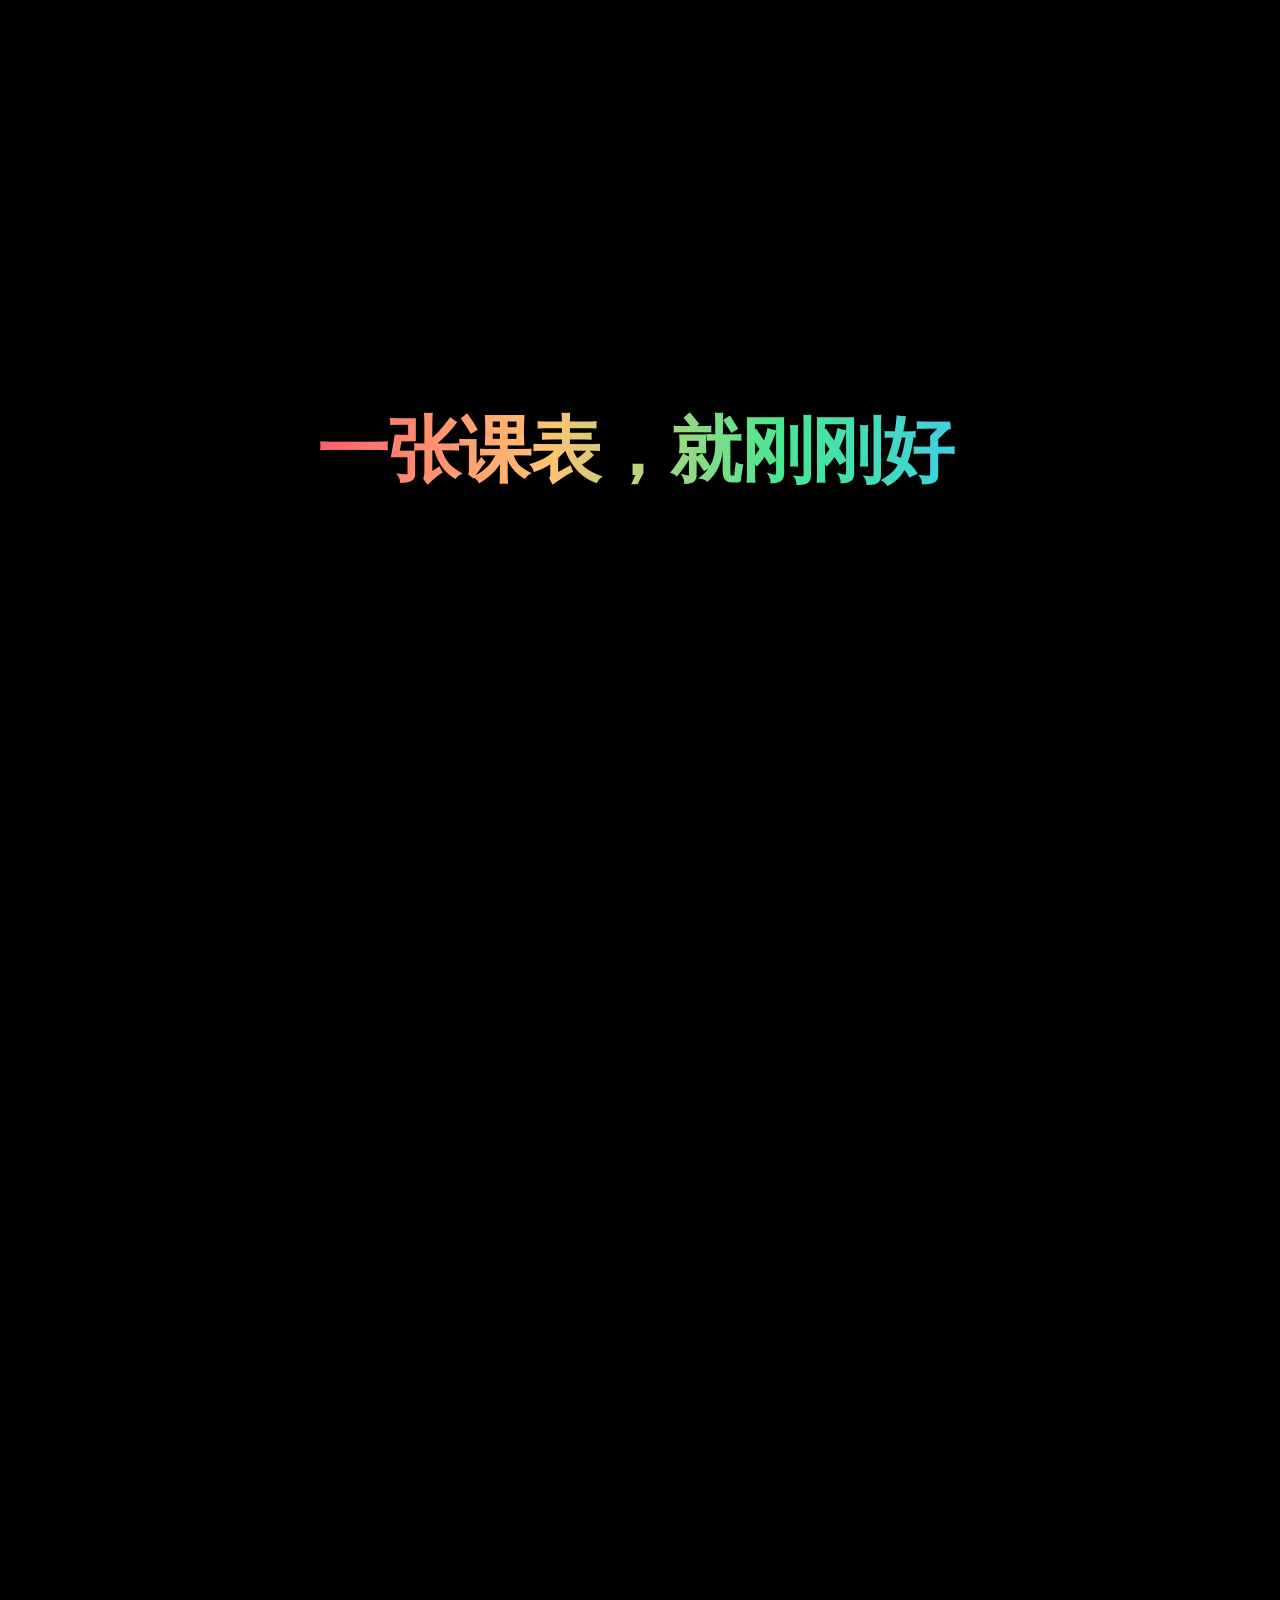
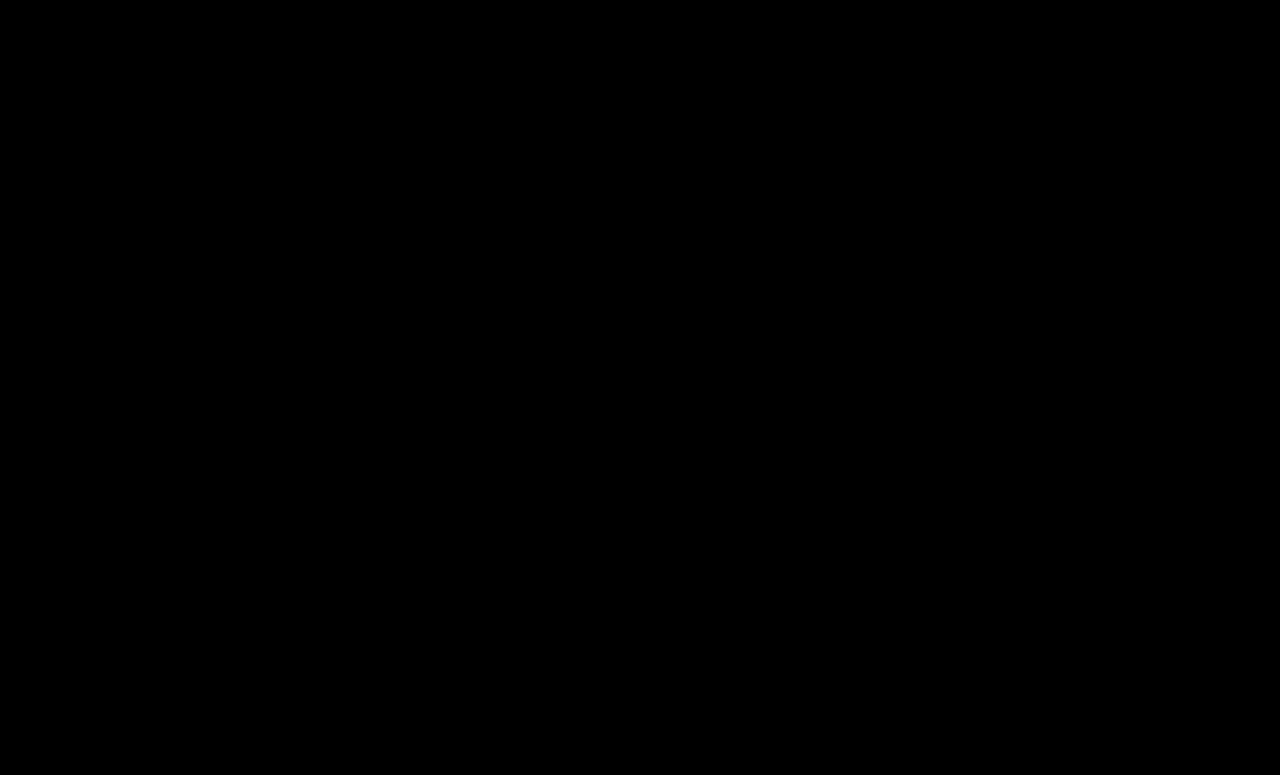
<file: docs/download/index.html>
<!DOCTYPE html>
<html lang="zh-CN" data-edition="official" data-open-at="2026-10-10T20:00:00+08:00">
  <head>
    <meta charset="UTF-8" />
    <meta name="viewport" content="width=device-width, initial-scale=1" />
    <meta name="description" content="森森课表 — 一张课表，就刚刚好。绑定即同步，课前轻提醒，桌面小组件抬眼可见。" />
    <title>森森课表 — 一张课表，就刚刚好</title>
    <link rel="stylesheet" href="assets/styles.css?v=20261025-lens2" />
    <script>
      (function () {
        var openAt = Date.parse(document.documentElement.getAttribute("data-open-at") || "");
        var locked = !isNaN(openAt) && Date.now() < openAt;
        var reduce = window.matchMedia("(prefers-reduced-motion: reduce)").matches;
        if (locked) document.documentElement.classList.add("intro-active", "intro-locked");
        else if (!reduce) document.documentElement.classList.add("intro-active");
      })();
    </script>
  </head>
  <body>
    <div class="intro" aria-hidden="true">
      <div class="intro__bloom"></div>
      <div class="intro__center">
        <p class="intro__line">
          <span class="intro__ghost">一张课表，就刚刚好</span>
          <span class="intro__typed"><span data-intro-text></span><span class="intro__caret"></span></span>
        </p>
        <p class="intro__wait">
          尚未到下载时间<br />
          <span class="intro__when">正式版将于 <time data-open-label></time> 开放</span><br />
          <a href="open.html">查看开源版</a>
        </p>
      </div>
    </div>

    <div class="page-root">
      <div class="page-bg" aria-hidden="true">
        <div class="page-bg__base"></div>
        <div class="page-bg__blur"></div>
        <div class="page-bg__grid"></div>
      </div>

      <div class="shell">
        <nav class="nav glass reveal">
          <a class="brand" href="#">
            <span class="brand-mark" aria-hidden="true">
              <svg viewBox="0 0 24 24" fill="none">
                <rect x="3" y="5" width="18" height="16" rx="3" stroke="#fff" stroke-width="1.8" />
                <path d="M3 10h18M8 3v4M16 3v4" stroke="#fff" stroke-width="1.8" stroke-linecap="round" />
              </svg>
            </span>
            森森课表
          </a>
          <div class="nav-links">
            <a class="nav-link nav-link--hide-sm" href="#features">功能</a>
            <a class="nav-link nav-link--hide-sm" href="changelog.html">更新日志</a>
            <a class="nav-link" href="open.html">开源版</a>
            <a class="nav-cta" href="#download">下载</a>
          </div>
        </nav>

        <header class="hero">
          <div>
            <p class="eyebrow reveal reveal-1">森森课表</p>
            <h1 class="reveal reveal-2">一张课表，<br /><span class="tint">就刚刚好。</span></h1>
            <p class="lede reveal reveal-3">
              把一整个学期，安静地放进口袋。<br />打开即是今天，抬眼便知下一节。
            </p>
            <div class="actions reveal reveal-4">
              <a class="btn btn-primary" data-download-primary href="https://saas.hieu.ren/sensen-timetable/download/sensen_timetable_V1.0.1.apk" rel="noopener">
                <svg viewBox="0 0 24 24" fill="none" aria-hidden="true">
                  <path d="M12 4v11m0 0 4.5-4.5M12 15l-4.5-4.5M5 20h14" stroke="currentColor" stroke-width="2" stroke-linecap="round" stroke-linejoin="round" />
                </svg>
                <span data-btn-label>下载 Android 版</span>
              </a>
              <a class="link-more" href="#features">了解更多</a>
            </div>
            <p class="fineprint reveal reveal-4" data-download-meta>v1.0.1 · Android 7.0 及以上 · 免费</p>
          </div>

          <div class="stage reveal reveal-3" aria-hidden="true">
            <div class="device glass">
              <div class="device__screen">
                <div class="tt-head">
                  <div><small>第 6 周</small><strong>10 月 14 日 周三</strong></div>
                  <span>今天</span>
                </div>
                <div class="tt-days"><i></i><b>一</b><b>二</b><b class="is-today">三</b><b>四</b><b>五</b></div>
                <div class="tt-grid">
                  <span class="tt-n" style="grid-row: 1">1</span>
                  <span class="tt-n" style="grid-row: 2">2</span>
                  <span class="tt-n" style="grid-row: 3">3</span>
                  <span class="tt-n" style="grid-row: 4">4</span>
                  <span class="tt-n" style="grid-row: 5">5</span>
                  <span class="tt-n" style="grid-row: 6">6</span>
                  <span class="tt-n" style="grid-row: 7">7</span>
                  <span class="tt-n" style="grid-row: 8">8</span>
                  <div class="tt-c c-blue" style="grid-column: 2; grid-row: 1 / span 2">高等数学<small>A201</small></div>
                  <div class="tt-c c-violet" style="grid-column: 3; grid-row: 1 / span 2">大学物理<small>C103</small></div>
                  <div class="tt-c c-green" style="grid-column: 4; grid-row: 1 / span 2">程序设计<small>机房 3</small></div>
                  <div class="tt-c c-orange" style="grid-column: 5; grid-row: 2 / span 2">线性代数<small>A305</small></div>
                  <div class="tt-c c-pink" style="grid-column: 2; grid-row: 4 / span 2">近代史<small>D108</small></div>
                  <div class="tt-c c-teal" style="grid-column: 4; grid-row: 3 / span 2">大学英语<small>B305</small></div>
                  <div class="tt-c c-blue" style="grid-column: 6; grid-row: 1 / span 2">体育<small>东操场</small></div>
                  <div class="tt-c c-violet" style="grid-column: 3; grid-row: 5 / span 2">思想政治<small>D201</small></div>
                  <div class="tt-c c-orange" style="grid-column: 4; grid-row: 6 / span 2">电路原理<small>C210</small></div>
                  <div class="tt-c c-green" style="grid-column: 6; grid-row: 5 / span 2">数据结构<small>A402</small></div>
                  <div class="tt-c c-pink" style="grid-column: 5; grid-row: 7 / span 2">选修课<small>图书馆</small></div>
                </div>
              </div>
            </div>
            <div class="toast glass">
              <span class="toast__icon">
                <svg viewBox="0 0 24 24" fill="none"><path d="M12 7v5l3 2" stroke="currentColor" stroke-width="2" stroke-linecap="round" /><circle cx="12" cy="12" r="8" stroke="currentColor" stroke-width="2" /></svg>
              </span>
              <p><strong>大学英语 · 15 分钟后</strong>第 3–4 节 · B305</p>
            </div>
          </div>
        </header>

        <section class="section" id="features">
          <div class="section-head">
            <h2>不多，不少，<br />刚刚好。</h2>
            <p>我们把功能减到只剩必要的部分，再把每一处细节做到妥帖。</p>
          </div>
          <div class="cards">
            <article class="card glass">
              <div class="card__icon">
                <svg viewBox="0 0 24 24" fill="none"><path d="M10 14a4 4 0 0 0 5.66 0l3-3a4 4 0 0 0-5.66-5.66l-1 1M14 10a4 4 0 0 0-5.66 0l-3 3a4 4 0 0 0 5.66 5.66l1-1" stroke="currentColor" stroke-width="1.8" stroke-linecap="round" /></svg>
              </div>
              <p class="card__label">同步</p>
              <h3>一串绑定码，<br />课表即刻就位。</h3>
              <p>无需注册账号。输入绑定码，整学期的课程自动同步到手机；换了新设备，重新绑定即可找回。</p>
            </article>
            <article class="card glass">
              <div class="card__icon">
                <svg viewBox="0 0 24 24" fill="none"><path d="M6 16V11a6 6 0 1 1 12 0v5l1.5 2h-15L6 16ZM10 20a2 2 0 0 0 4 0" stroke="currentColor" stroke-width="1.8" stroke-linejoin="round" /></svg>
              </div>
              <p class="card__label">提醒</p>
              <h3>上课之前，<br />轻轻提醒你。</h3>
              <p>课前准时推送一条通知，课程、节次与教室都写得清清楚楚，不必再反复翻看课表。</p>
            </article>
            <article class="card glass">
              <div class="card__icon">
                <svg viewBox="0 0 24 24" fill="none"><rect x="4" y="4" width="7" height="7" rx="2" stroke="currentColor" stroke-width="1.8" /><rect x="13" y="4" width="7" height="7" rx="2" stroke="currentColor" stroke-width="1.8" /><rect x="4" y="13" width="16" height="7" rx="2" stroke="currentColor" stroke-width="1.8" /></svg>
              </div>
              <p class="card__label">小组件</p>
              <h3>抬眼，<br />就是下一节课。</h3>
              <p>时段、全天、整周三种桌面小组件，与应用共享同一份清爽，不点开也能心中有数。</p>
            </article>
          </div>
        </section>

        <section class="section" id="download">
          <div class="download glass">
            <h2>现在，让课表刚刚好。</h2>
            <p>免费下载，适用于 Android 7.0 及以上设备。<br />首次安装时，请允许安装来自此来源的应用。</p>
            <div class="actions">
              <a class="btn btn-primary" href="https://saas.hieu.ren/sensen-timetable/download/sensen_timetable_V1.0.1.apk" rel="noopener">
                <svg viewBox="0 0 24 24" fill="none" aria-hidden="true">
                  <path d="M12 4v11m0 0 4.5-4.5M12 15l-4.5-4.5M5 20h14" stroke="currentColor" stroke-width="2" stroke-linecap="round" stroke-linejoin="round" />
                </svg>
                下载 Android 版
              </a>
            </div>
          </div>

          <div class="aside glass">
            <div>
              <h3>更想把数据留在自己手里？</h3>
              <p>开源版无需绑定码，课表与假期都在本机配置，代码以 MIT 协议公开。</p>
            </div>
            <a class="link-more" href="open.html">了解开源版</a>
          </div>
        </section>

        <footer class="footer">
          <span data-version>v1.0.1</span><span class="dot">·</span><a href="changelog.html">更新日志</a><span class="dot">·</span><a href="https://www.hieu.ren/" rel="noopener">hieu.ren</a><span class="dot">·</span><a href="open.html">开源版</a>
        </footer>
      </div>
    </div>

    <script src="assets/cursor.js?v=20261025-lens2"></script>
    <script src="assets/intro.js"></script>
    <script src="assets/main.js?v=20261025-1.0.1"></script>
  </body>
</html>
</file>
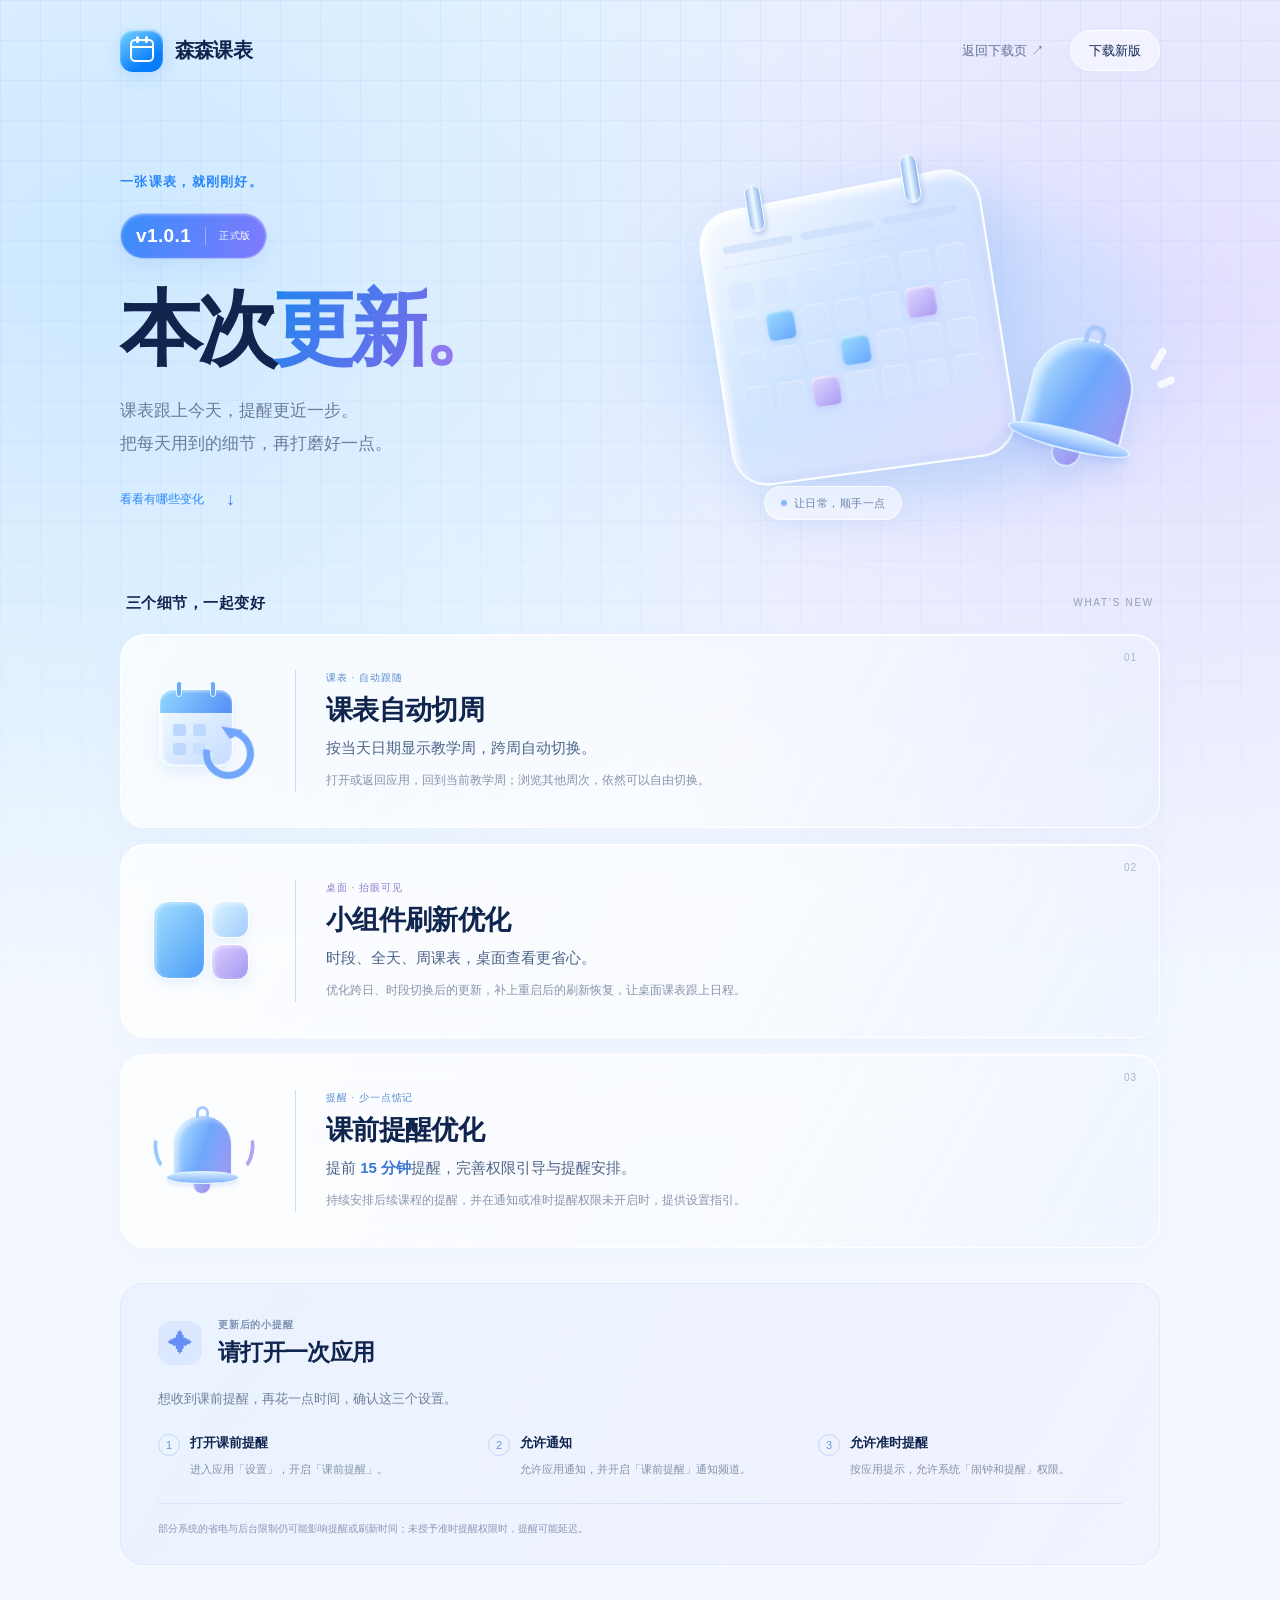
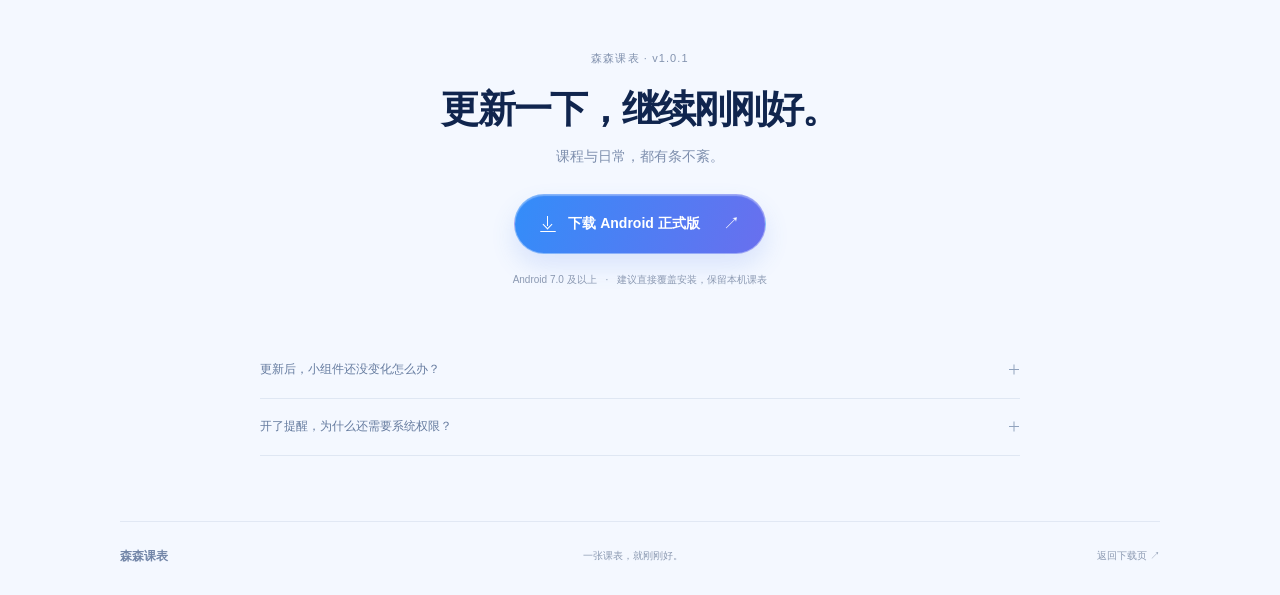
<file: docs/download/changelog.html>
<!DOCTYPE html>
<html lang="zh-CN">
<head>
  <meta charset="UTF-8" />
  <meta name="viewport" content="width=device-width, initial-scale=1" />
  <meta name="theme-color" content="#edf4ff" />
  <meta name="description" content="森森课表 v1.0.1 更新日志：课表自动切周、小组件刷新优化、课前提醒优化。" />
  <title>更新日志 · v1.0.1 — 森森课表</title>
  <link rel="stylesheet" href="assets/changelog.css?v=1.0.1-1" />
</head>
<body>
  <div class="ambient" aria-hidden="true"></div>
  <div class="container">
    <header class="topbar">
      <a class="brand" href="index.html"><span class="app-icon" aria-hidden="true"><i></i></span><span>森森课表</span></a>
      <nav aria-label="页面导航"><a class="back-link" href="index.html">返回下载页 <span aria-hidden="true">↗</span></a><a class="top-download" href="#download">下载新版</a></nav>
    </header>

    <main>
      <section class="hero" aria-labelledby="page-title">
        <div class="hero-copy">
          <p class="eyebrow">一张课表，就刚刚好。</p>
          <span class="version">v1.0.1 <span>正式版</span></span>
          <h1 id="page-title">本次<span>更新</span><span class="title-dot">。</span></h1>
          <p class="hero-description">课表跟上今天，提醒更近一步。<br />把每天用到的细节，再打磨好一点。</p>
          <a class="contents-link" href="#changes">看看有哪些变化 <span aria-hidden="true">↓</span></a>
        </div>
        <div class="hero-art" aria-hidden="true">
          <div class="art-halo"></div>
          <div class="hero-calendar">
            <i class="binder binder-one"></i><i class="binder binder-two"></i>
            <div class="calendar-cap"><span></span><span></span><span></span></div>
            <div class="calendar-grid"><i class="cell"></i><i class="cell"></i><i class="cell"></i><i class="cell"></i><i class="cell"></i><i class="cell"></i><i class="cell"></i><i class="cell"></i><i class="cell blue"></i><i class="cell"></i><i class="cell"></i><i class="cell"></i><i class="cell violet"></i><i class="cell"></i><i class="cell"></i><i class="cell"></i><i class="cell"></i><i class="cell blue"></i><i class="cell"></i><i class="cell"></i><i class="cell"></i><i class="cell"></i><i class="cell"></i><i class="cell violet"></i><i class="cell"></i><i class="cell"></i><i class="cell"></i><i class="cell"></i></div>
          </div>
          <div class="hero-bell"><i class="bell bell-large"><b></b></i><span class="bell-spark spark-one"></span><span class="bell-spark spark-two"></span></div>
          <div class="art-label"><span></span>让日常，顺手一点</div>
        </div>
      </section>

      <section class="changes" id="changes" aria-labelledby="changes-title">
        <div class="section-label"><h2 id="changes-title">三个细节，一起变好</h2><span>WHAT’S NEW</span></div>
        <article class="update-card">
          <div class="feature-art feature-calendar" aria-hidden="true"><div class="small-calendar"><i></i><b></b><span></span></div><div class="refresh-ring"></div></div>
          <div class="feature-copy"><span class="feature-tag">课表 · 自动跟随</span><h3>课表自动切周</h3><p>按当天日期显示教学周，跨周自动切换。</p><p class="detail">打开或返回应用，回到当前教学周；浏览其他周次，依然可以自由切换。</p></div>
          <span class="card-number" aria-hidden="true">01</span>
        </article>
        <article class="update-card">
          <div class="feature-art widget-art" aria-hidden="true"><i></i><i></i><i></i></div>
          <div class="feature-copy"><span class="feature-tag purple">桌面 · 抬眼可见</span><h3>小组件刷新优化</h3><p>时段、全天、周课表，桌面查看更省心。</p><p class="detail">优化跨日、时段切换后的更新，补上重启后的刷新恢复，让桌面课表跟上日程。</p></div>
          <span class="card-number" aria-hidden="true">02</span>
        </article>
        <article class="update-card">
          <div class="feature-art notification-art" aria-hidden="true"><i class="bell"><b></b></i><span class="ring-left"></span><span class="ring-right"></span></div>
          <div class="feature-copy"><span class="feature-tag">提醒 · 少一点惦记</span><h3>课前提醒优化</h3><p>提前 <strong>15 分钟</strong>提醒，完善权限引导与提醒安排。</p><p class="detail">持续安排后续课程的提醒，并在通知或准时提醒权限未开启时，提供设置指引。</p></div>
          <span class="card-number" aria-hidden="true">03</span>
        </article>
      </section>

      <section class="setup" aria-labelledby="setup-title">
        <div class="setup-heading"><span class="setup-symbol" aria-hidden="true">✦</span><div><p class="eyebrow">更新后的小提醒</p><h2 id="setup-title">请打开一次应用</h2></div></div>
        <p class="setup-intro">想收到课前提醒，再花一点时间，确认这三个设置。</p>
        <ol class="setup-steps">
          <li><span class="step-number">1</span><div><h3>打开课前提醒</h3><p>进入应用「设置」，开启「课前提醒」。</p></div></li>
          <li><span class="step-number">2</span><div><h3>允许通知</h3><p>允许应用通知，并开启「课前提醒」通知频道。</p></div></li>
          <li><span class="step-number">3</span><div><h3>允许准时提醒</h3><p>按应用提示，允许系统「闹钟和提醒」权限。</p></div></li>
        </ol>
        <p class="permission-note">部分系统的省电与后台限制仍可能影响提醒或刷新时间；未授予准时提醒权限时，提醒可能延迟。</p>
      </section>

      <section class="download-section" id="download" aria-labelledby="download-title">
        <span class="download-kicker">森森课表 · v1.0.1</span>
        <h2 id="download-title">更新一下，<br class="mobile-break" />继续刚刚好。</h2>
        <p>课程与日常，都有条不紊。</p>
        <a class="download-button" href="https://saas.hieu.ren/sensen-timetable/download/sensen_timetable_V1.0.1.apk" rel="noopener"><span class="download-icon" aria-hidden="true"></span>下载 Android 正式版<span class="button-arrow" aria-hidden="true">↗</span></a>
        <div class="download-meta">Android 7.0 及以上<span>·</span>建议直接覆盖安装，保留本机课表</div>
      </section>

      <section class="faq" aria-label="更新常见问题">
        <details><summary>更新后，小组件还没变化怎么办？<span class="summary-mark" aria-hidden="true"></span></summary><p>先打开一次森森课表，确认课表正常，再进入「设置 → 刷新小组件」。仍未恢复时，可移除后重新添加，并检查系统是否限制了应用后台运行。</p></details>
        <details><summary>开了提醒，为什么还需要系统权限？<span class="summary-mark" aria-hidden="true"></span></summary><p>应用内的开关负责安排提醒，系统通知权限决定通知能否显示，「闹钟和提醒」权限则用于准时调度。请按应用提示完成授权；在提醒时间之后才开启，不会补发已经错过的提醒。</p></details>
      </section>
    </main>
    <footer><a class="footer-brand" href="index.html">森森课表</a><span>一张课表，就刚刚好。</span><a href="index.html">返回下载页 <span aria-hidden="true">↗</span></a></footer>
  </div>
</body>
</html>
</file>
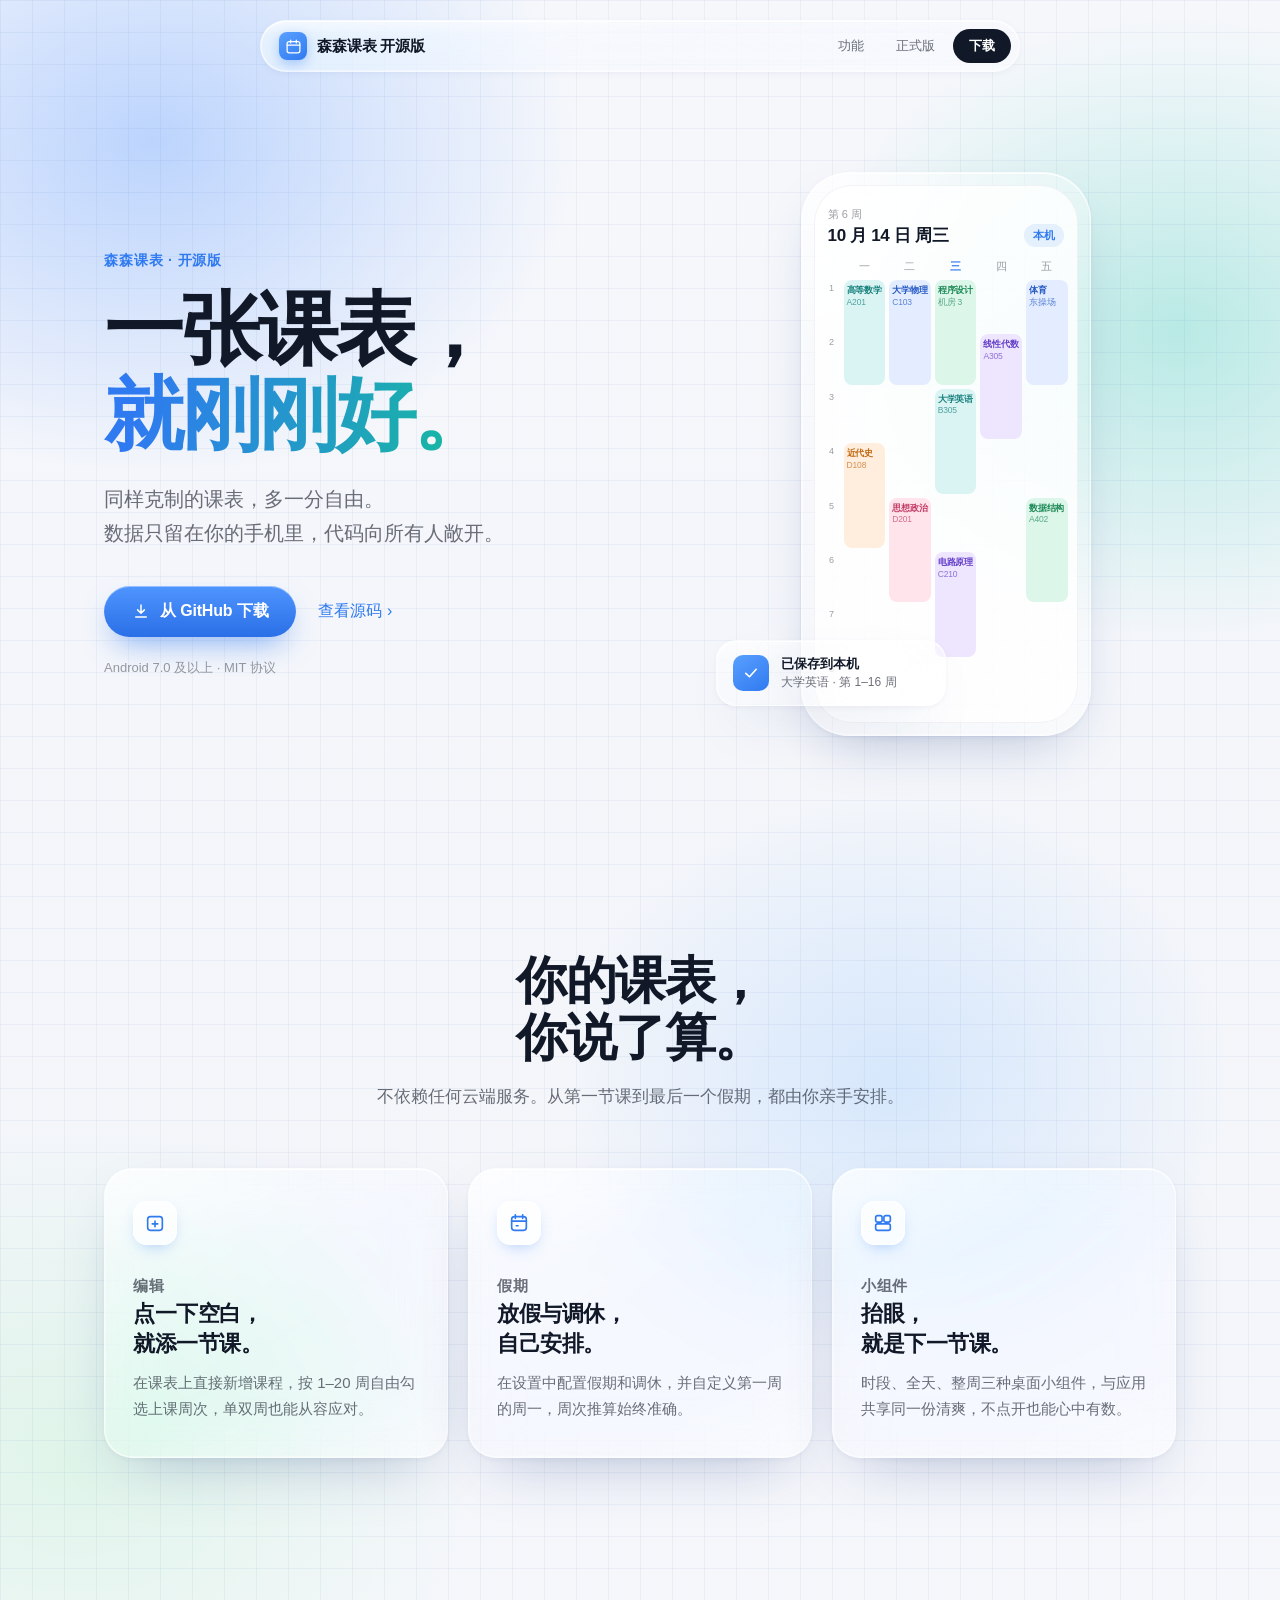
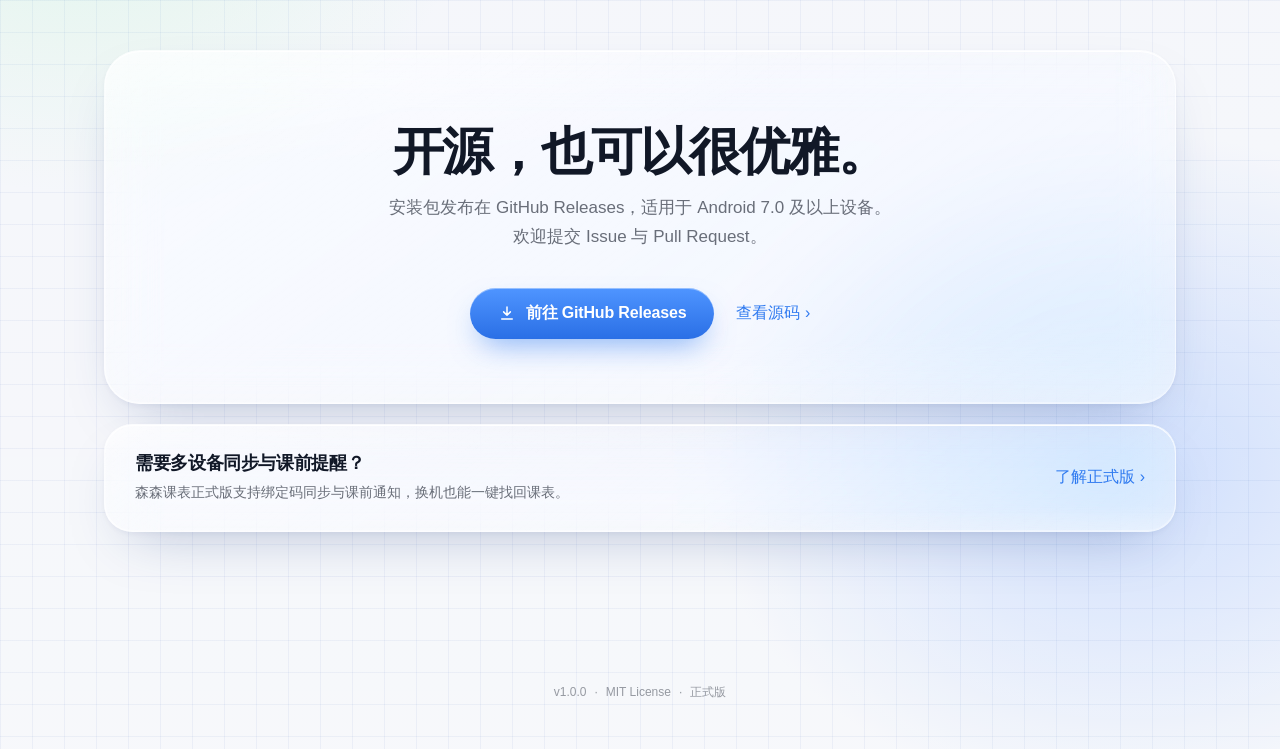
<file: docs/download/open.html>
<!DOCTYPE html>
<html lang="zh-CN" data-edition="open">
  <head>
    <meta charset="UTF-8" />
    <meta name="viewport" content="width=device-width, initial-scale=1" />
    <meta name="description" content="森森课表开源版 — 一张课表，就刚刚好。无需账号，数据只留在本机，MIT 协议开源。" />
    <title>森森课表开源版 — 一张课表，就刚刚好</title>
    <link rel="stylesheet" href="assets/styles.css?v=20261025-lens2" />
  </head>
  <body>
    <div class="page-root">
      <div class="page-bg" aria-hidden="true">
        <div class="page-bg__base"></div>
        <div class="page-bg__blur"></div>
        <div class="page-bg__grid"></div>
      </div>

      <div class="shell">
        <nav class="nav glass reveal">
          <a class="brand" href="#">
            <span class="brand-mark" aria-hidden="true">
              <svg viewBox="0 0 24 24" fill="none">
                <rect x="3" y="5" width="18" height="16" rx="3" stroke="#fff" stroke-width="1.8" />
                <path d="M3 10h18M8 3v4M16 3v4" stroke="#fff" stroke-width="1.8" stroke-linecap="round" />
              </svg>
            </span>
            森森课表 开源版
          </a>
          <div class="nav-links">
            <a class="nav-link nav-link--hide-sm" href="#features">功能</a>
            <a class="nav-link" href="index.html">正式版</a>
            <a class="nav-cta" href="#download">下载</a>
          </div>
        </nav>

        <header class="hero">
          <div>
            <p class="eyebrow reveal reveal-1">森森课表 · 开源版</p>
            <h1 class="reveal reveal-2">一张课表，<br /><span class="tint">就刚刚好。</span></h1>
            <p class="lede reveal reveal-3">
              同样克制的课表，多一分自由。<br />数据只留在你的手机里，代码向所有人敞开。
            </p>
            <div class="actions reveal reveal-4">
              <a class="btn btn-primary" data-download-primary href="https://github.com/Brick-web/sensen-timetable/releases/latest" rel="noopener">
                <svg viewBox="0 0 24 24" fill="none" aria-hidden="true">
                  <path d="M12 4v11m0 0 4.5-4.5M12 15l-4.5-4.5M5 20h14" stroke="currentColor" stroke-width="2" stroke-linecap="round" stroke-linejoin="round" />
                </svg>
                <span data-btn-label>从 GitHub 下载</span>
              </a>
              <a class="link-more" data-github-repo href="https://github.com/Brick-web/sensen-timetable" rel="noopener">查看源码</a>
            </div>
            <p class="fineprint reveal reveal-4" data-download-meta>Android 7.0 及以上 · MIT 协议</p>
          </div>

          <div class="stage reveal reveal-3" aria-hidden="true">
            <div class="device glass">
              <div class="device__screen">
                <div class="tt-head">
                  <div><small>第 6 周</small><strong>10 月 14 日 周三</strong></div>
                  <span>本机</span>
                </div>
                <div class="tt-days"><i></i><b>一</b><b>二</b><b class="is-today">三</b><b>四</b><b>五</b></div>
                <div class="tt-grid">
                  <span class="tt-n" style="grid-row: 1">1</span>
                  <span class="tt-n" style="grid-row: 2">2</span>
                  <span class="tt-n" style="grid-row: 3">3</span>
                  <span class="tt-n" style="grid-row: 4">4</span>
                  <span class="tt-n" style="grid-row: 5">5</span>
                  <span class="tt-n" style="grid-row: 6">6</span>
                  <span class="tt-n" style="grid-row: 7">7</span>
                  <span class="tt-n" style="grid-row: 8">8</span>
                  <div class="tt-c c-teal" style="grid-column: 2; grid-row: 1 / span 2">高等数学<small>A201</small></div>
                  <div class="tt-c c-blue" style="grid-column: 3; grid-row: 1 / span 2">大学物理<small>C103</small></div>
                  <div class="tt-c c-green" style="grid-column: 4; grid-row: 1 / span 2">程序设计<small>机房 3</small></div>
                  <div class="tt-c c-violet" style="grid-column: 5; grid-row: 2 / span 2">线性代数<small>A305</small></div>
                  <div class="tt-c c-orange" style="grid-column: 2; grid-row: 4 / span 2">近代史<small>D108</small></div>
                  <div class="tt-c c-teal" style="grid-column: 4; grid-row: 3 / span 2">大学英语<small>B305</small></div>
                  <div class="tt-c c-blue" style="grid-column: 6; grid-row: 1 / span 2">体育<small>东操场</small></div>
                  <div class="tt-c c-pink" style="grid-column: 3; grid-row: 5 / span 2">思想政治<small>D201</small></div>
                  <div class="tt-c c-violet" style="grid-column: 4; grid-row: 6 / span 2">电路原理<small>C210</small></div>
                  <div class="tt-c c-green" style="grid-column: 6; grid-row: 5 / span 2">数据结构<small>A402</small></div>
                </div>
              </div>
            </div>
            <div class="toast glass">
              <span class="toast__icon">
                <svg viewBox="0 0 24 24" fill="none"><path d="M5 12.5 10 17l9-10" stroke="currentColor" stroke-width="2.2" stroke-linecap="round" stroke-linejoin="round" /></svg>
              </span>
              <p><strong>已保存到本机</strong>大学英语 · 第 1–16 周</p>
            </div>
          </div>
        </header>

        <section class="section" id="features">
          <div class="section-head">
            <h2>你的课表，<br />你说了算。</h2>
            <p>不依赖任何云端服务。从第一节课到最后一个假期，都由你亲手安排。</p>
          </div>
          <div class="cards">
            <article class="card glass">
              <div class="card__icon">
                <svg viewBox="0 0 24 24" fill="none"><rect x="4" y="5" width="16" height="15" rx="3" stroke="currentColor" stroke-width="1.8" /><path d="M12 10v6M9 13h6" stroke="currentColor" stroke-width="1.8" stroke-linecap="round" /></svg>
              </div>
              <p class="card__label">编辑</p>
              <h3>点一下空白，<br />就添一节课。</h3>
              <p>在课表上直接新增课程，按 1–20 周自由勾选上课周次，单双周也能从容应对。</p>
            </article>
            <article class="card glass">
              <div class="card__icon">
                <svg viewBox="0 0 24 24" fill="none"><rect x="4" y="5" width="16" height="15" rx="3" stroke="currentColor" stroke-width="1.8" /><path d="M4 10h16M8 3v4M16 3v4M9 15h2" stroke="currentColor" stroke-width="1.8" stroke-linecap="round" /></svg>
              </div>
              <p class="card__label">假期</p>
              <h3>放假与调休，<br />自己安排。</h3>
              <p>在设置中配置假期和调休，并自定义第一周的周一，周次推算始终准确。</p>
            </article>
            <article class="card glass">
              <div class="card__icon">
                <svg viewBox="0 0 24 24" fill="none"><rect x="4" y="4" width="7" height="7" rx="2" stroke="currentColor" stroke-width="1.8" /><rect x="13" y="4" width="7" height="7" rx="2" stroke="currentColor" stroke-width="1.8" /><rect x="4" y="13" width="16" height="7" rx="2" stroke="currentColor" stroke-width="1.8" /></svg>
              </div>
              <p class="card__label">小组件</p>
              <h3>抬眼，<br />就是下一节课。</h3>
              <p>时段、全天、整周三种桌面小组件，与应用共享同一份清爽，不点开也能心中有数。</p>
            </article>
          </div>
        </section>

        <section class="section" id="download">
          <div class="download glass">
            <h2>开源，也可以很优雅。</h2>
            <p>安装包发布在 GitHub Releases，适用于 Android 7.0 及以上设备。<br />欢迎提交 Issue 与 Pull Request。</p>
            <div class="actions">
              <a class="btn btn-primary" href="https://github.com/Brick-web/sensen-timetable/releases/latest" rel="noopener">
                <svg viewBox="0 0 24 24" fill="none" aria-hidden="true">
                  <path d="M12 4v11m0 0 4.5-4.5M12 15l-4.5-4.5M5 20h14" stroke="currentColor" stroke-width="2" stroke-linecap="round" stroke-linejoin="round" />
                </svg>
                前往 GitHub Releases
              </a>
              <a class="link-more" href="https://github.com/Brick-web/sensen-timetable" rel="noopener">查看源码</a>
            </div>
          </div>

          <div class="aside glass">
            <div>
              <h3>需要多设备同步与课前提醒？</h3>
              <p>森森课表正式版支持绑定码同步与课前通知，换机也能一键找回课表。</p>
            </div>
            <a class="link-more" href="index.html">了解正式版</a>
          </div>
        </section>

        <footer class="footer">
          <span data-version>v1.0.0</span><span class="dot">·</span><a href="https://github.com/Brick-web/sensen-timetable/blob/main/LICENSE" rel="noopener">MIT License</a><span class="dot">·</span><a href="index.html">正式版</a>
        </footer>
      </div>
    </div>

    <script src="assets/cursor.js?v=20261025-lens2"></script>
    <script src="assets/main.js?v=20261025-1.0.1"></script>
  </body>
</html>
</file>
<file: docs/download/assets/styles.css>
@property --intro-r {
  syntax: "<length>";
  inherits: false;
  initial-value: 0px;
}

:root {
  color-scheme: light;
  --accent: #2f7af0;
  --accent-2: #7a5cff;
  --text: #111827;
  --text-2: rgba(17, 24, 39, 0.62);
  --text-3: rgba(17, 24, 39, 0.42);
  --font: "SF Pro Display", "SF Pro Text", -apple-system, BlinkMacSystemFont,
    "PingFang SC", "Hiragino Sans GB", "Microsoft YaHei", "Segoe UI", sans-serif;
  --ease: cubic-bezier(0.22, 1, 0.36, 1);
  --radius-xl: 36px;
  --radius-lg: 28px;
  --radius-md: 20px;
  --bg-base: #f3f5fa;
  --bg-blobs:
    radial-gradient(38rem 30rem at 12% 6%, rgba(96, 156, 255, 0.55), transparent 70%),
    radial-gradient(34rem 28rem at 92% 14%, rgba(186, 140, 255, 0.45), transparent 70%),
    radial-gradient(30rem 26rem at 70% 46%, rgba(120, 220, 210, 0.35), transparent 70%),
    radial-gradient(36rem 30rem at 6% 62%, rgba(255, 186, 150, 0.35), transparent 70%),
    radial-gradient(38rem 30rem at 88% 88%, rgba(110, 160, 255, 0.4), transparent 70%);
  --grid-line: rgba(47, 90, 180, 0.06);
  --grid-size: 32px;
}

[data-edition="open"] {
  --accent-2: #18b6a4;
  --bg-blobs:
    radial-gradient(38rem 30rem at 12% 6%, rgba(96, 156, 255, 0.5), transparent 70%),
    radial-gradient(34rem 28rem at 92% 14%, rgba(80, 210, 190, 0.45), transparent 70%),
    radial-gradient(30rem 26rem at 70% 46%, rgba(150, 200, 255, 0.35), transparent 70%),
    radial-gradient(36rem 30rem at 6% 62%, rgba(180, 240, 200, 0.4), transparent 70%),
    radial-gradient(38rem 30rem at 88% 88%, rgba(110, 160, 255, 0.4), transparent 70%);
}

*,
*::before,
*::after {
  box-sizing: border-box;
}

html {
  scrollbar-width: none;
  -ms-overflow-style: none;
}

html::-webkit-scrollbar {
  display: none;
}

body {
  margin: 0;
  font-family: var(--font);
  color: var(--text);
  background: var(--bg-base);
  overflow-x: hidden;
  -webkit-font-smoothing: antialiased;
  text-rendering: optimizeLegibility;
}

a {
  color: inherit;
}

/* ---------- 背景层级：底色 → 柔光 → 网格 → 内容 ---------- */
.page-root {
  position: relative;
  min-height: 100vh;
  isolation: isolate;
}

.page-bg {
  position: absolute;
  inset: 0;
  z-index: 0;
  pointer-events: none;
  overflow: hidden;
}

.page-bg__base {
  position: absolute;
  inset: 0;
  background-color: var(--bg-base);
  background-image: var(--bg-blobs);
}

.page-bg__blur {
  position: absolute;
  inset: 0;
  background: linear-gradient(
    180deg,
    rgba(255, 255, 255, 0.25) 0%,
    rgba(255, 255, 255, 0.05) 40%,
    rgba(255, 255, 255, 0.3) 100%
  );
}

.page-bg__grid {
  position: absolute;
  inset: 0;
  background-image:
    linear-gradient(var(--grid-line) 1px, transparent 1px),
    linear-gradient(90deg, var(--grid-line) 1px, transparent 1px);
  background-size: var(--grid-size) var(--grid-size);
}

.shell {
  position: relative;
  z-index: 1;
  max-width: 1120px;
  margin: 0 auto;
  padding: 20px 24px 40px;
}

/* ---------- 液态玻璃 ---------- */
.glass {
  position: relative;
  background: linear-gradient(
    145deg,
    rgba(255, 255, 255, 0.5) 0%,
    rgba(255, 255, 255, 0.22) 55%,
    rgba(255, 255, 255, 0.34) 100%
  );
  border: 1px solid rgba(255, 255, 255, 0.55);
  box-shadow:
    inset 0 1px 0 rgba(255, 255, 255, 0.95),
    inset 0 -1px 0 rgba(255, 255, 255, 0.35),
    inset 1px 0 0 rgba(255, 255, 255, 0.35),
    0 24px 60px -28px rgba(30, 60, 130, 0.35),
    0 2px 8px -2px rgba(30, 60, 130, 0.08);
  -webkit-backdrop-filter: blur(24px) saturate(190%);
  backdrop-filter: blur(24px) saturate(190%);
}

.glass::before {
  content: "";
  position: absolute;
  inset: 0;
  border-radius: inherit;
  pointer-events: none;
  background:
    radial-gradient(120% 60% at 0% 0%, rgba(255, 255, 255, 0.55), transparent 55%),
    radial-gradient(80% 40% at 100% 100%, rgba(255, 255, 255, 0.25), transparent 60%);
  mix-blend-mode: soft-light;
}

.glass > * {
  position: relative;
}

/* ---------- 导航 ---------- */
.nav {
  display: flex;
  align-items: center;
  justify-content: space-between;
  gap: 16px;
  max-width: 760px;
  margin: 0 auto 64px;
  padding: 8px 8px 8px 18px;
  border-radius: 999px;
}

.brand {
  display: flex;
  align-items: center;
  gap: 10px;
  text-decoration: none;
  font-weight: 600;
  font-size: 15px;
  letter-spacing: -0.01em;
}

.brand-mark {
  width: 28px;
  height: 28px;
  border-radius: 8px;
  display: grid;
  place-items: center;
  background: linear-gradient(145deg, #5aa0ff, var(--accent));
  box-shadow: 0 4px 12px rgba(47, 122, 240, 0.35);
}

.brand-mark svg {
  width: 17px;
  height: 17px;
}

.nav-links {
  display: flex;
  align-items: center;
  gap: 4px;
}

.nav-link {
  font-size: 13px;
  color: var(--text-2);
  text-decoration: none;
  padding: 8px 14px;
  border-radius: 999px;
  transition: color 0.2s var(--ease), background 0.2s var(--ease);
}

.nav-link:hover {
  color: var(--text);
  background: rgba(255, 255, 255, 0.5);
}

.nav-cta {
  font-size: 13px;
  font-weight: 600;
  color: #fff;
  text-decoration: none;
  padding: 8px 16px;
  border-radius: 999px;
  background: var(--text);
  transition: transform 0.2s var(--ease);
}

.nav-cta:hover {
  transform: scale(1.03);
}

@media (max-width: 560px) {
  .nav-link--hide-sm {
    display: none;
  }
}

/* ---------- 首屏 ---------- */
.hero {
  display: grid;
  grid-template-columns: 1.1fr 0.9fr;
  align-items: center;
  gap: 48px;
  min-height: calc(100vh - 180px);
  padding-bottom: 64px;
}

@media (max-width: 780px) {
  .hero {
    grid-template-columns: 1fr;
    text-align: center;
    min-height: 0;
    gap: 56px;
  }
}

.eyebrow {
  display: inline-block;
  margin: 0 0 18px;
  font-size: 14px;
  font-weight: 600;
  letter-spacing: 0.06em;
  color: var(--accent);
}

.hero h1 {
  margin: 0 0 24px;
  font-size: clamp(2.8rem, 6.4vw, 5rem);
  font-weight: 700;
  line-height: 1.06;
  letter-spacing: -0.035em;
}

.hero h1 .tint {
  background: linear-gradient(100deg, var(--accent) 10%, var(--accent-2) 90%);
  -webkit-background-clip: text;
  background-clip: text;
  color: transparent;
}

.lede {
  margin: 0 0 36px;
  max-width: 24em;
  font-size: clamp(1.05rem, 1.6vw, 1.22rem);
  line-height: 1.75;
  color: var(--text-2);
}

@media (max-width: 780px) {
  .lede {
    margin-left: auto;
    margin-right: auto;
  }
}

.actions {
  display: flex;
  flex-wrap: wrap;
  align-items: center;
  gap: 14px 22px;
}

@media (max-width: 780px) {
  .actions {
    justify-content: center;
  }
}

.btn {
  display: inline-flex;
  align-items: center;
  justify-content: center;
  gap: 10px;
  padding: 15px 28px;
  border: none;
  border-radius: 999px;
  font: inherit;
  font-size: 16px;
  font-weight: 600;
  letter-spacing: -0.01em;
  text-decoration: none;
  cursor: pointer;
  transition: transform 0.2s var(--ease), box-shadow 0.2s var(--ease);
}

.btn:active {
  transform: scale(0.97);
}

.btn-primary {
  color: #fff;
  background: linear-gradient(180deg, #4f95ff 0%, #2a6fe6 100%);
  box-shadow:
    inset 0 1px 0 rgba(255, 255, 255, 0.4),
    0 14px 30px -10px rgba(47, 122, 240, 0.6);
}

.btn-primary:hover {
  transform: translateY(-1px);
  box-shadow:
    inset 0 1px 0 rgba(255, 255, 255, 0.4),
    0 18px 36px -10px rgba(47, 122, 240, 0.7);
}

.btn svg {
  width: 18px;
  height: 18px;
}

.link-more {
  font-size: 16px;
  font-weight: 500;
  color: var(--accent);
  text-decoration: none;
}

.link-more::after {
  content: " ›";
}

.link-more:hover {
  text-decoration: underline;
}

.fineprint {
  margin: 22px 0 0;
  font-size: 13px;
  color: var(--text-3);
}

.fineprint strong {
  color: var(--text-2);
  font-weight: 600;
}

/* ---------- 手机样机 ---------- */
.stage {
  position: relative;
  display: grid;
  place-items: center;
  padding: 20px 0 40px;
}

.device {
  width: min(290px, 78vw);
  aspect-ratio: 9 / 17.5;
  padding: 12px;
  border-radius: 48px;
}

.device__screen {
  height: 100%;
  border-radius: 38px;
  padding: 22px 10px 12px;
  background: rgba(255, 255, 255, 0.82);
  box-shadow: inset 0 0 0 1px rgba(17, 24, 39, 0.05);
  overflow: hidden;
  display: flex;
  flex-direction: column;
  text-align: left;
}

.tt-head {
  display: flex;
  align-items: flex-end;
  justify-content: space-between;
  padding: 0 4px 12px;
}

.tt-head small {
  display: block;
  font-size: 11px;
  color: var(--text-3);
  margin-bottom: 2px;
}

.tt-head strong {
  font-size: 17px;
  letter-spacing: -0.02em;
}

.tt-head span {
  font-size: 11px;
  font-weight: 600;
  color: var(--accent);
  padding: 4px 9px;
  border-radius: 999px;
  background: rgba(47, 122, 240, 0.1);
}

.tt-days,
.tt-grid {
  display: grid;
  grid-template-columns: 16px repeat(5, 1fr);
  gap: 4px;
}

.tt-days {
  padding-bottom: 6px;
  font-size: 11px;
  color: var(--text-3);
  text-align: center;
}

.tt-days b {
  font-weight: 500;
}

.tt-days .is-today {
  color: var(--accent);
  font-weight: 700;
}

.tt-grid {
  flex: 1;
  grid-template-rows: repeat(8, 1fr);
}

.tt-n {
  grid-column: 1;
  font-size: 9px;
  color: var(--text-3);
  text-align: center;
  padding-top: 3px;
}

.tt-c {
  border-radius: 8px;
  padding: 5px 3px;
  font-size: 9px;
  letter-spacing: -0.02em;
  font-weight: 600;
  line-height: 1.3;
  overflow: hidden;
}

.tt-c small {
  display: block;
  font-weight: 500;
  opacity: 0.7;
  font-size: 8.5px;
}

.c-blue { background: #e3edff; color: #2559c4; }
.c-violet { background: #eee6ff; color: #6640c8; }
.c-green { background: #ddf6ea; color: #1e8a57; }
.c-orange { background: #ffeedd; color: #c06a14; }
.c-pink { background: #ffe4ec; color: #c23a64; }
.c-teal { background: #daf4f4; color: #17807d; }

.toast {
  position: absolute;
  left: max(0px, calc(50% - 230px));
  bottom: 70px;
  width: 230px;
  padding: 14px 16px;
  border-radius: var(--radius-md);
  display: flex;
  gap: 12px;
  align-items: center;
  text-align: left;
}

.toast__icon {
  flex: none;
  width: 36px;
  height: 36px;
  border-radius: 10px;
  display: grid;
  place-items: center;
  color: #fff;
  background: linear-gradient(145deg, #5aa0ff, var(--accent));
}

.toast__icon svg {
  width: 18px;
  height: 18px;
}

.toast p {
  margin: 0;
  font-size: 12px;
  color: var(--text-2);
  line-height: 1.45;
}

.toast strong {
  display: block;
  font-size: 13px;
  color: var(--text);
}

@media (max-width: 560px) {
  .toast {
    left: 50%;
    bottom: 0;
    transform: translateX(-50%);
  }
}

/* ---------- 区块 ---------- */
.section {
  padding: 96px 0;
}

.section-head {
  text-align: center;
  max-width: 640px;
  margin: 0 auto 56px;
}

.section-head h2 {
  margin: 0 0 16px;
  font-size: clamp(2rem, 4.4vw, 3.2rem);
  font-weight: 700;
  line-height: 1.12;
  letter-spacing: -0.03em;
}

.section-head p {
  margin: 0;
  font-size: 17px;
  line-height: 1.7;
  color: var(--text-2);
}

.cards {
  display: grid;
  grid-template-columns: repeat(3, 1fr);
  gap: 20px;
}

@media (max-width: 720px) {
  .cards {
    grid-template-columns: 1fr;
  }
}

.card {
  padding: 32px 28px 34px;
  border-radius: var(--radius-lg);
}

.card__icon {
  width: 44px;
  height: 44px;
  margin-bottom: 28px;
  border-radius: 14px;
  display: grid;
  place-items: center;
  color: var(--accent);
  background: rgba(255, 255, 255, 0.7);
  box-shadow: inset 0 0 0 1px rgba(255, 255, 255, 0.9), 0 6px 16px -6px rgba(47, 122, 240, 0.4);
}

.card__icon svg {
  width: 22px;
  height: 22px;
}

.card__label {
  margin: 0 0 8px;
  font-size: 13px;
  font-weight: 600;
  color: var(--text-3);
  letter-spacing: 0.04em;
}

.card h3 {
  margin: 0 0 12px;
  font-size: 22px;
  font-weight: 700;
  line-height: 1.35;
  letter-spacing: -0.02em;
}

.card p {
  margin: 0;
  font-size: 15px;
  line-height: 1.75;
  color: var(--text-2);
}

/* ---------- 下载区 ---------- */
.download {
  padding: 72px 32px 64px;
  border-radius: var(--radius-xl);
  text-align: center;
}

.download h2 {
  margin: 0 0 14px;
  font-size: clamp(2rem, 4.4vw, 3.2rem);
  font-weight: 700;
  letter-spacing: -0.03em;
  line-height: 1.12;
}

.download > p {
  margin: 0 auto 36px;
  max-width: 32em;
  font-size: 17px;
  line-height: 1.7;
  color: var(--text-2);
}

.download .actions {
  justify-content: center;
}

.aside {
  margin-top: 20px;
  padding: 26px 30px;
  border-radius: var(--radius-lg);
  display: flex;
  flex-wrap: wrap;
  align-items: center;
  justify-content: space-between;
  gap: 16px 32px;
}

.aside h3 {
  margin: 0 0 6px;
  font-size: 18px;
  font-weight: 700;
  letter-spacing: -0.02em;
}

.aside p {
  margin: 0;
  max-width: 36em;
  font-size: 14px;
  line-height: 1.7;
  color: var(--text-2);
}

.footer {
  padding: 56px 0 8px;
  text-align: center;
  font-size: 12px;
  color: var(--text-3);
}

.footer a {
  text-decoration: none;
}

.footer a:hover {
  color: var(--text-2);
}

.footer .dot {
  margin: 0 8px;
}

/* ---------- 入场 ---------- */
.reveal {
  animation: reveal 0.9s var(--ease) both;
}

.reveal-1 { animation-delay: 0.08s; }
.reveal-2 { animation-delay: 0.16s; }
.reveal-3 { animation-delay: 0.26s; }
.reveal-4 { animation-delay: 0.38s; }

@keyframes reveal {
  from {
    opacity: 0;
    transform: translateY(14px);
  }
  to {
    opacity: 1;
    transform: none;
  }
}

/* ---------- 开场：黑屏打字 → 文字下沉渐隐 → 中心柔和白光展开 ---------- */
.intro {
  display: none;
}

.intro-active {
  overflow: hidden;
}

.intro-active body {
  background: #000;
}

.intro-active .intro {
  display: grid;
  place-items: center;
  position: fixed;
  inset: 0;
  z-index: 100;
  pointer-events: none;
}

.intro-locked .intro {
  pointer-events: auto;
}

.intro-locked .page-root {
  pointer-events: none;
}

.intro__center {
  text-align: center;
}

.intro__wait {
  display: none;
  max-width: 22em;
  margin: 28px auto 0;
  font-size: 13px;
  font-weight: 400;
  line-height: 1.8;
  letter-spacing: 0.01em;
  color: rgba(255, 255, 255, 0.5);
}

.intro-locked .intro__wait {
  display: block;
}

.intro__when {
  white-space: nowrap;
}

.intro__wait a {
  color: #fff;
  text-underline-offset: 3px;
}

.intro-locked .intro__line {
  transition: opacity 0.7s ease;
}

.intro-clear .intro__line,
.intro-clear .intro__caret {
  opacity: 0;
}

.intro-opening .intro__wait {
  opacity: 0;
  transition: opacity 0.6s ease;
}

.intro__line {
  display: inline-grid;
  margin: 0;
  padding: 0 24px;
  font-size: clamp(2rem, 7vw, 4.5rem);
  font-weight: 700;
  letter-spacing: -0.02em;
  line-height: 1.2;
  transition: transform 0.9s cubic-bezier(0.4, 0, 0.2, 1), opacity 0.9s ease;
}

.intro__ghost,
.intro__typed {
  grid-area: 1 / 1;
  white-space: nowrap;
}

.intro__ghost {
  visibility: hidden;
}

.intro__typed {
  text-align: left;
  color: transparent;
  background: linear-gradient(
    90deg,
    #ff5f6d 0%,
    #ffc371 18%,
    #47e891 36%,
    #3ec6ff 54%,
    #5b6cff 72%,
    #c86bff 88%,
    #ff5f6d 100%
  );
  background-size: 200% 100%;
  -webkit-background-clip: text;
  background-clip: text;
  animation: intro-hue 3.2s linear infinite;
}

@keyframes intro-hue {
  to {
    background-position: -200% 0;
  }
}

.intro__caret {
  display: inline-block;
  width: 0.06em;
  height: 0.9em;
  margin-left: 0.08em;
  vertical-align: -0.08em;
  border-radius: 2px;
  background: #fff;
  animation: intro-caret 0.9s steps(1) infinite;
}

.intro-typed .intro__caret {
  opacity: 0;
  animation: none;
}

@keyframes intro-caret {
  50% {
    opacity: 0;
  }
}

.intro__bloom {
  position: absolute;
  left: 50%;
  top: 50%;
  width: 240vmax;
  height: 240vmax;
  margin: -120vmax 0 0 -120vmax;
  border-radius: 50%;
  background: radial-gradient(
    circle,
    rgba(255, 255, 255, 0.95) 0%,
    rgba(255, 255, 255, 0.7) 18%,
    rgba(255, 255, 255, 0.35) 38%,
    rgba(255, 255, 255, 0.12) 56%,
    rgba(255, 255, 255, 0) 72%
  );
  transform: scale(0);
  opacity: 0;
}

/* 主页面用带长羽化边的径向遮罩展开，黑白之间是一段很长的过渡 */
.intro-active .page-root {
  --intro-r: 0px;
  -webkit-mask-image: radial-gradient(
    circle at 50% 50vh,
    #000 calc(var(--intro-r) - 45vmax),
    transparent var(--intro-r)
  );
  mask-image: radial-gradient(
    circle at 50% 50vh,
    #000 calc(var(--intro-r) - 45vmax),
    transparent var(--intro-r)
  );
}

.intro-active .reveal {
  animation-play-state: paused;
}

.intro-opening .intro__line {
  transform: translateY(1.2em);
  opacity: 0;
}

.intro-opening .intro__bloom {
  animation: intro-bloom 2.2s cubic-bezier(0.45, 0, 0.25, 1) forwards;
}

@keyframes intro-bloom {
  0% {
    transform: scale(0.05);
    opacity: 0;
  }
  20% {
    opacity: 1;
  }
  60% {
    opacity: 0.9;
  }
  100% {
    transform: scale(1);
    opacity: 0;
  }
}

.intro-opening .page-root {
  --intro-r: 160vmax;
  transition: --intro-r 2.2s cubic-bezier(0.45, 0, 0.25, 1);
}

.intro-opening .reveal {
  animation-play-state: running;
}

@media (prefers-reduced-motion: reduce) {
  .reveal {
    animation: none;
  }
}

/* ---------- 鼠标液态水珠：真实放大镜像 + 动态水滴轮廓 ---------- */
.cursor-drop {
  position: fixed;
  top: 0;
  left: 0;
  z-index: 40;
  width: 156px;
  height: 156px;
  margin: -78px 0 0 -78px;
  border-radius: 50%;
  overflow: hidden;
  clip-path: circle(50%);
  pointer-events: none;
  opacity: 0;
  will-change: transform;
  transition: opacity 0.35s ease;
}

.cursor-drop__sample {
  position: absolute;
  left: 50%;
  top: 50%;
  width: 0;
  height: 0;
  transform-origin: 0 0;
  pointer-events: none;
}

.cursor-drop .cursor-drop__scene {
  position: absolute;
  left: 0;
  top: 0;
  margin: 0;
  pointer-events: none;
  -webkit-mask-image: none;
  mask-image: none;
}

.cursor-drop__scene .reveal {
  animation: none;
}

/* 高光与边框单独盖在内容上，避免矩形滤镜取样边缘穿出水滴。 */
.cursor-drop::after {
  content: "";
  position: absolute;
  inset: 0;
  border-radius: inherit;
  pointer-events: none;
  background:
    radial-gradient(ellipse 42% 30% at 32% 26%, rgba(255, 255, 255, 0.55), transparent 68%),
    radial-gradient(ellipse 26% 14% at 68% 78%, rgba(255, 255, 255, 0.18), transparent 70%);
  box-shadow:
    inset 0 0 0 1.5px rgba(255, 255, 255, 0.72),
    inset 0 10px 18px rgba(255, 255, 255, 0.22),
    inset 0 -14px 20px rgba(180, 210, 255, 0.15);
}

.cursor-drop.is-on {
  opacity: 1;
}

.intro-active .cursor-drop {
  opacity: 0;
}
</file>
<file: docs/download/assets/changelog.css>
/* 森森课表更新日志 · 所有插画与图标均由 HTML/CSS 绘制，无外部资源依赖。 */
:root {
  color-scheme:light;
  --ink:#10254e;
  --muted:#647594;
  --blue:#2987f9;
  --violet:#8874fb;
  --line:rgba(81,130,199,.12);
  --glass:rgba(255,255,255,.62);
  font-family:"SF Pro Display",-apple-system,BlinkMacSystemFont,"PingFang SC","Microsoft YaHei","Segoe UI",sans-serif;
  scroll-behavior:smooth;
  scroll-padding-top:28px
}
*,*::before,*::after {
  box-sizing:border-box
}
body {
  margin:0;
  color:var(--ink);
  background:#f4f8ff;
  line-height:1.65;
  -webkit-font-smoothing:antialiased
}
a {
  color:inherit;
  text-decoration:none
}
button,a,summary {
  -webkit-tap-highlight-color:transparent
}
a:focus-visible,summary:focus-visible {
  outline:3px solid #2e83f6;
  outline-offset:5px;
  border-radius:6px
}
::selection {
  background:#c9ddff
}
.ambient {
  position:absolute;
  inset:0 0 auto;
  height:1320px;
  z-index:-1;
  overflow:hidden;
  background:radial-gradient(ellipse at 8% 20%,#cce8ff 0%,transparent 48%),radial-gradient(ellipse at 93% 24%,#e3dfff 0%,transparent 47%),linear-gradient(#edf6ff,transparent)
}
.ambient::after {
  content:"";
  position:absolute;
  inset:0;
  background-image:linear-gradient(rgba(98,147,210,.07) 1px,transparent 1px),linear-gradient(90deg,rgba(98,147,210,.07) 1px,transparent 1px);
  background-size:40px 40px;
  mask-image:linear-gradient(#000,transparent)
}
.container {
  width:min(1040px,calc(100% - 64px));
  margin:auto
}
.topbar {
  display:flex;
  align-items:center;
  justify-content:space-between;
  padding:29px 0;
  gap:20px
}
.brand {
  display:flex;
  gap:12px;
  align-items:center;
  font-size:20px;
  font-weight:750;
  letter-spacing:-.04em
}
.app-icon {
  width:43px;
  height:43px;
  border-radius:13px;
  display:grid;
  place-items:center;
  background:linear-gradient(145deg,#7bd6ff,#087dfc 72%);
  box-shadow:inset 0 2px 2px #ffffffa8,0 7px 18px #2987f928
}
.app-icon i {
  position:relative;
  width:24px;
  height:23px;
  border:2px solid white;
  border-radius:5px;
  background:linear-gradient(white,white) 0 5px/100% 2px no-repeat
}
.app-icon i::before,.app-icon i::after {
  content:"";
  position:absolute;
  top:-5px;
  width:3px;
  height:7px;
  background:white;
  border-radius:3px
}
.app-icon i::before {
  left:4px
}
.app-icon i::after {
  right:4px
}
nav {
  display:flex;
  gap:26px;
  align-items:center;
  font-size:13px
}
.back-link {
  color:var(--muted)
}
.back-link:hover {
  color:var(--blue)
}
.top-download {
  border:1px solid white;
  padding:9px 18px;
  border-radius:99px;
  background:#ffffff80;
  box-shadow:0 3px 12px #4a80bd08;
  transition:background .2s
}
.top-download:hover {
  background:white
}
.hero {
  min-height:490px;
  display:grid;
  grid-template-columns:1.15fr 1fr;
  align-items:center;
  padding:64px 0 70px;
  gap:10px
}
.eyebrow {
  font-size:13px;
  font-weight:600;
  letter-spacing:.1em;
  color:var(--blue);
  margin:0 0 20px
}
.version {
  display:inline-flex;
  align-items:center;
  gap:14px;
  background:linear-gradient(110deg,#388efa,#8079fe);
  border:1px solid #ffffff80;
  border-radius:99px;
  padding:5px 15px;
  font-size:19px;
  line-height:1.8;
  letter-spacing:.02em;
  font-weight:700;
  color:white;
  box-shadow:inset 0 1px 3px #ffffff60,0 8px 20px #397ff31a
}
.version span {
  font-size:10px;
  letter-spacing:.05em;
  font-weight:500;
  border-left:1px solid #ffffff60;
  padding-left:13px
}
h1 {
  font-size:clamp(56px,6.8vw,82px);
  line-height:1.14;
  letter-spacing:-.065em;
  margin:23px 0 20px;
  font-weight:850;
  white-space:nowrap
}
h1>span:not(.title-dot) {
  background:linear-gradient(120deg,#2085ee,#7b6beb);
  background-clip:text;
  -webkit-background-clip:text;
  color:transparent
}
.title-dot {
  color:#8f7af1;
  margin-left:-.04em
}
.hero-description {
  font-size:17px;
  color:#697c9c;
  margin:0;
  line-height:1.9
}
.contents-link {
  display:inline-flex;
  align-items:center;
  gap:22px;
  margin-top:25px;
  font-size:12px;
  color:var(--blue)
}
.contents-link span {
  font-size:18px
}
.hero-art {
  height:340px;
  position:relative;
  perspective:900px
}
.art-halo {
  position:absolute;
  inset:20px 0;
  border-radius:50%;
  background:#85c9ff3d;
  filter:blur(40px)
}
.hero-calendar {
  position:absolute;
  left:25px;
  top:16px;
  width:294px;
  height:284px;
  border:2px solid #fffffff0;
  border-radius:37px;
  background:linear-gradient(140deg,#ffffffc9,#cbe4ff85 46%,#e4dfffaf);
  box-shadow:inset -5px -6px 8px #b3c7f54d,inset 3px 4px 8px white,18px 24px 50px #4a8ce329;
  transform:rotate(-9deg) rotateY(-10deg);
  padding:30px 21px 20px;
  animation:calendar-float 7s ease-in-out infinite
}
.binder {
  position:absolute;
  top:-23px;
  width:17px;
  height:48px;
  border-radius:18px;
  background:linear-gradient(90deg,#96bdf4,#effaff 47%,#8cb3ed);
  border:1px solid #fff;
  box-shadow:2px 4px 5px #628acf4d
}
.binder-one {
  left:55px
}
.binder-two {
  right:55px
}
.calendar-cap {
  display:flex;
  gap:9px;
  border-bottom:1px solid #c5d8fa80;
  padding:4px 2px 13px
}
.calendar-cap span {
  height:8px;
  background:#c5dafa99;
  border-radius:4px;
  flex:1
}
.calendar-grid {
  display:grid;
  grid-template-columns:repeat(7,1fr);
  gap:7px;
  margin-top:15px
}
.cell {
  aspect-ratio:1;
  border-radius:6px;
  background:#d5e5ff8c;
  box-shadow:inset 0 1px 2px #ffffff75
}
.cell.blue {
  background:linear-gradient(145deg,#9cddff,#67a6fc);
  box-shadow:inset 0 2px 3px #ffffffa0,0 4px 7px #7cb6ff48
}
.cell.violet {
  background:linear-gradient(145deg,#e1d8ff,#aa9bf2);
  box-shadow:inset 0 2px 3px #ffffffa0,0 4px 7px #b8aaff48
}
.hero-bell {
  position:absolute;
  right:4px;
  bottom:27px;
  width:137px;
  height:155px;
  transform:rotate(14deg);
  filter:drop-shadow(0 18px 12px #7b9de838)
}
.bell {
  display:block;
  position:absolute;
  left:27px;
  top:22px;
  width:62px;
  height:66px;
  border-radius:40px 40px 10px 10px;
  background:linear-gradient(110deg,#b6e5ff,#6fa7fb 52%,#a69cf6);
  border:1px solid #eafaff;
  box-shadow:inset 4px 2px 6px #ffffffa0,inset -4px -4px 8px #627be32a
}
.bell::before {
  content:"";
  position:absolute;
  left:24px;
  top:-10px;
  width:13px;
  height:12px;
  border:3px solid #a8c8fc;
  border-bottom:0;
  border-radius:10px 10px 0 0
}
.bell::after {
  content:"";
  position:absolute;
  left:-8px;
  right:-8px;
  bottom:-4px;
  height:13px;
  border-radius:50%;
  background:linear-gradient(#d8eeff,#80b1fd);
  border:1px solid #e7f9ff;
  box-shadow:0 3px 4px #779af634
}
.bell b {
  position:absolute;
  width:18px;
  height:18px;
  left:21px;
  bottom:-14px;
  border-radius:0 0 12px 12px;
  background:linear-gradient(135deg,#a8c5ff,#9f8bed);
  border:1px solid #dfedff
}
.bell-large {
  transform:scale(1.65);
  transform-origin:50% 30%
}
.bell-spark {
  position:absolute;
  width:7px;
  height:24px;
  background:#ffffffc9;
  border:1px solid #ffffff;
  border-radius:6px
}
.spark-one {
  top:0;
  right:8px;
  transform:rotate(16deg)
}
.spark-two {
  top:24px;
  right:-5px;
  transform:rotate(53deg);
  height:18px
}
.art-label {
  position:absolute;
  bottom:-7px;
  left:83px;
  background:#ffffff80;
  border:1px solid #ffffffb0;
  border-radius:99px;
  padding:7px 16px;
  font-size:11px;
  letter-spacing:.04em;
  color:#6b84ab;
  box-shadow:0 5px 16px #7fa7cf10
}
.art-label span {
  display:inline-block;
  width:6px;
  height:6px;
  background:#8db6ff;
  border-radius:50%;
  margin-right:7px;
  vertical-align:1px
}
.section-label {
  display:flex;
  justify-content:space-between;
  align-items:center;
  margin-bottom:18px;
  padding:0 6px;
  gap:12px
}
.section-label h2 {
  font-size:15px;
  font-weight:600;
  letter-spacing:.03em;
  margin:0
}
.section-label>span {
  font-size:10px;
  letter-spacing:.17em;
  color:#91a0b9
}
.changes {
  scroll-margin-top:25px
}
.update-card {
  position:relative;
  display:grid;
  grid-template-columns:115px minmax(0,1fr);
  align-items:center;
  gap:30px;
  padding:35px 45px 35px 29px;
  margin-bottom:16px;
  border:1px solid white;
  border-radius:25px;
  background:linear-gradient(120deg,#ffffffc2,#ffffff7d 60%,#eaf2ff70);
  box-shadow:inset 0 1px 0 #fff,0 9px 30px #6e9edb0b;
  backdrop-filter:blur(16px);
  transition:transform .25s,box-shadow .25s
}
.update-card:hover {
  transform:translateY(-3px);
  box-shadow:0 15px 35px #6e9edb16
}
.feature-copy {
  padding-left:30px;
  border-left:1px solid #cfdcf2
}
.feature-tag {
  display:block;
  font-size:10px;
  letter-spacing:.09em;
  color:#588bd1;
  margin-bottom:5px
}
.feature-tag.purple {
  color:#8b7dcd
}
.feature-copy h3 {
  margin:0 0 6px;
  line-height:1.45;
  letter-spacing:-.025em;
  font-size:27px;
  font-weight:750
}
.feature-copy p {
  margin:0;
  font-size:15px;
  color:#4c6389
}
.feature-copy .detail {
  font-size:12px;
  line-height:1.8;
  color:#8794aa;
  margin-top:9px;
  max-width:520px
}
.feature-copy strong {
  font-weight:650;
  color:#3978d2
}
.card-number {
  position:absolute;
  right:22px;
  top:15px;
  font-size:10px;
  letter-spacing:.1em;
  color:#a8b7cf
}
.feature-art {
  position:relative;
  width:105px;
  height:105px
}
.small-calendar {
  position:absolute;
  left:9px;
  top:11px;
  width:74px;
  height:77px;
  border:1px solid #fff;
  border-radius:14px;
  background:linear-gradient(135deg,#f6fdff,#c5dcff);
  box-shadow:inset 2px 2px 5px white,0 7px 15px #66a6ee23
}
.small-calendar::before {
  content:"";
  position:absolute;
  left:0;
  right:0;
  top:0;
  height:23px;
  border-radius:13px 13px 0 0;
  background:linear-gradient(120deg,#91d7ff,#548ef6);
  box-shadow:inset 0 2px 3px #ffffff70
}
.small-calendar i,.small-calendar b {
  position:absolute;
  top:-9px;
  width:6px;
  height:16px;
  border-radius:9px;
  background:#6aa9fc;
  border:1px solid #e8fbff
}
.small-calendar i {
  left:16px
}
.small-calendar b {
  right:16px
}
.small-calendar span {
  position:absolute;
  left:13px;
  top:34px;
  width:13px;
  height:12px;
  border-radius:3px;
  background:#bad6fc;
  box-shadow:20px 0 #bdd9fe,0 19px #bdd9fe,20px 19px #c8e0ff
}
.refresh-ring {
  position:absolute;
  bottom:4px;
  right:1px;
  width:51px;
  height:51px;
  border:7px solid #70a6fb;
  border-top-color:transparent;
  border-radius:50%;
  transform:rotate(-35deg);
  filter:drop-shadow(0 2px 0 #effaff)
}
.refresh-ring::after {
  content:"";
  position:absolute;
  right:-7px;
  top:-8px;
  width:16px;
  height:16px;
  background:#70a6fb;
  clip-path:polygon(0 0,100% 100%,0 100%);
  border-radius:2px
}
.widget-art i {
  position:absolute;
  border:1px solid #fff;
  box-shadow:inset 2px 2px 4px #ffffff80,0 5px 12px #84b6f32a;
  border-radius:15px
}
.widget-art i:nth-child(1) {
  left:3px;
  top:13px;
  width:52px;
  height:78px;
  background:linear-gradient(130deg,#a3dfff,#4b9cf6)
}
.widget-art i:nth-child(2) {
  left:61px;
  top:13px;
  width:38px;
  height:37px;
  border-radius:12px;
  background:linear-gradient(130deg,#daf3ff,#a2ccff)
}
.widget-art i:nth-child(3) {
  left:61px;
  top:56px;
  width:38px;
  height:36px;
  border-radius:12px;
  background:linear-gradient(130deg,#dbccff,#a598f1)
}
.notification-art .bell {
  top:17px;
  left:23px;
  width:59px;
  height:66px
}
.notification-art .bell::before {
  left:22px
}
.notification-art .bell b {
  left:19px
}
.ring-left,.ring-right {
  position:absolute;
  top:37px;
  width:16px;
  height:34px;
  border:4px solid #99caff;
  border-top-color:transparent;
  border-bottom-color:transparent;
  border-radius:50%
}
.ring-left {
  left:4px;
  border-right-color:transparent;
  transform:rotate(-12deg)
}
.ring-right {
  right:1px;
  border-left-color:transparent;
  border-right-color:#b0a4f4;
  transform:rotate(12deg)
}
.setup {
  margin-top:35px;
  padding:33px 37px 26px;
  border-radius:24px;
  border:1px solid #e0e8fc;
  background:linear-gradient(120deg,#eaf3ff,#efedff70)
}
.setup-heading {
  display:flex;
  gap:16px;
  align-items:center
}
.setup-symbol {
  display:grid;
  place-items:center;
  flex-shrink:0;
  width:44px;
  height:44px;
  border-radius:13px;
  background:#dbe8ff;
  color:#648ef6;
  font-size:25px
}
.setup .eyebrow {
  font-size:10px;
  margin:0 0 2px;
  color:#7f91b2;
  letter-spacing:.08em
}
.setup h2 {
  font-size:23px;
  line-height:1.5;
  letter-spacing:-.03em;
  margin:0
}
.setup-intro {
  margin:18px 0 23px;
  color:#6f7f9b;
  font-size:13px
}
.setup-steps {
  list-style:none;
  padding:0;
  display:grid;
  grid-template-columns:repeat(3,minmax(0,1fr));
  gap:26px;
  margin:0
}
.setup-steps li {
  display:flex;
  gap:10px;
  align-items:flex-start
}
.step-number {
  display:grid;
  place-items:center;
  width:22px;
  height:22px;
  border:1px solid #c2d6f7;
  border-radius:50%;
  flex-shrink:0;
  font-size:11px;
  color:#6b94d7;
  margin-top:2px
}
.setup-steps h3 {
  font-size:13px;
  margin:0 0 5px;
  font-weight:650
}
.setup-steps p {
  font-size:11px;
  color:#8592aa;
  line-height:1.85;
  margin:0
}
.permission-note {
  font-size:10px;
  line-height:1.9;
  color:#8a98b2;
  border-top:1px solid #d8e3f9;
  margin:24px 0 0;
  padding-top:15px
}
.download-section {
  text-align:center;
  padding:79px 20px 54px
}
.download-kicker {
  color:#8393af;
  font-size:11px;
  letter-spacing:.1em
}
.download-section h2 {
  font-size:38px;
  line-height:1.45;
  letter-spacing:-.05em;
  margin:12px 0 8px
}
.mobile-break {
  display:none
}
.download-section>p {
  font-size:14px;
  color:#7e8fae;
  margin:0 0 25px
}
.download-button {
  display:inline-flex;
  gap:12px;
  justify-content:center;
  align-items:center;
  padding:15px 25px;
  border-radius:99px;
  font-size:14px;
  font-weight:600;
  color:white;
  background:linear-gradient(110deg,#338df9,#696fee);
  border:1px solid #ffffff60;
  box-shadow:inset 0 1px 1px #ffffff50,0 12px 24px #4c7fed29;
  transition:transform .2s,box-shadow .2s
}
.download-button:hover {
  transform:translateY(-2px);
  box-shadow:0 16px 26px #4c7fed38
}
.button-arrow {
  margin-left:11px;
  font-size:17px;
  font-weight:400
}
.download-icon {
  position:relative;
  width:16px;
  height:16px;
  border-bottom:1.5px solid white;
  border-radius:1px
}
.download-icon::before {
  content:"";
  position:absolute;
  top:0;
  left:7px;
  height:10px;
  border-left:1.5px solid white
}
.download-icon::after {
  content:"";
  position:absolute;
  top:5px;
  left:4px;
  width:7px;
  height:7px;
  border-right:1.5px solid white;
  border-bottom:1.5px solid white;
  transform:rotate(45deg)
}
.download-meta {
  display:flex;
  justify-content:center;
  flex-wrap:wrap;
  gap:9px;
  margin-top:18px;
  font-size:10px;
  color:#8b99b2
}
.faq {
  max-width:760px;
  margin:0 auto 65px
}
.faq details {
  border-bottom:1px solid #dfe7f3
}
.faq summary {
  list-style:none;
  cursor:pointer;
  padding:18px 0;
  display:flex;
  justify-content:space-between;
  align-items:center;
  gap:20px;
  font-size:12px;
  color:#657b9f
}
.faq summary::-webkit-details-marker {
  display:none
}
.summary-mark {
  width:12px;
  height:12px;
  position:relative;
  flex-shrink:0
}
.summary-mark::before,.summary-mark::after {
  content:"";
  background:#91a3be;
  position:absolute;
  left:1px;
  top:5px;
  width:10px;
  height:1px
}
.summary-mark::after {
  transform:rotate(90deg);
  transition:transform .2s
}
.faq details[open] .summary-mark::after {
  transform:rotate(0deg)
}
.faq details>p {
  color:#8290a8;
  font-size:12px;
  line-height:1.9;
  padding:0 26px 20px 0;
  margin:0
}
footer {
  display:flex;
  gap:20px;
  align-items:center;
  justify-content:space-between;
  border-top:1px solid #e1e8f4;
  padding:25px 0 29px;
  font-size:10px;
  color:#8c9ab2
}
.footer-brand {
  font-size:12px;
  font-weight:650;
  color:#7386a8
}
footer>a:last-child:hover {
  color:var(--blue)
}
@keyframes calendar-float {
  0%,100% {
    transform:translateY(0) rotate(-9deg) rotateY(-10deg)
  }
  50% {
    transform:translateY(-9px) rotate(-6deg) rotateY(-10deg)
  }
}
@media(min-width:1500px) {
  .hero {
    min-height:535px
  }
  .container {
    width:min(1100px,calc(100% - 96px))
  }
}
@media(max-width:760px) {
  .container {
    width:calc(100% - 40px)
  }
  .topbar {
    padding:22px 0
  }
  .brand {
    font-size:17px;
    gap:9px
  }
  .app-icon {
    width:36px;
    height:36px;
    border-radius:11px
  }
  .app-icon i {
    transform:scale(.8)
  }
  nav {
    gap:14px;
    font-size:11px
  }
  .top-download {
    padding:7px 13px
  }
  .hero {
    grid-template-columns:1.1fr .9fr;
    padding:45px 0 55px;
    min-height:390px
  }
  .hero-description {
    font-size:14px
  }
  .hero-art {
    height:270px;
    transform:scale(.8);
    transform-origin:55% 45%
  }
  .hero-calendar {
    left:0
  }
  .hero-bell {
    right:-25px
  }
  .art-label {
    left:35px;
    bottom:-18px;
    white-space:nowrap
  }
  h1 {
    font-size:57px
  }
  .eyebrow {
    font-size:11px
  }
  .version {
    font-size:15px;
    padding:4px 13px
  }
  .update-card {
    grid-template-columns:85px minmax(0,1fr);
    gap:16px;
    padding:28px 25px 28px 16px
  }
  .feature-art {
    transform:scale(.8);
    transform-origin:left center;
    width:85px
  }
  .feature-copy {
    padding-left:23px
  }
  .feature-copy h3 {
    font-size:23px
  }
  .feature-copy p {
    font-size:13px
  }
  .feature-copy .detail {
    font-size:11px
  }
  .setup {
    padding:25px
  }
  .setup-steps {
    gap:16px
  }
  .setup-steps li {
    gap:7px
  }
  .setup-steps h3 {
    font-size:12px
  }
  .setup-steps p {
    font-size:10px
  }
  .section-label h2 {
    font-size:13px
  }
  .download-section h2 {
    font-size:32px
  }
}
@media(max-width:520px) {
  .container {
    width:calc(100% - 36px)
  }
  nav .back-link {
    display:none
  }
  .topbar {
    padding:20px 0
  }
  .hero {
    position:relative;
    display:block;
    min-height:0;
    padding:35px 0 40px
  }
  .hero-copy {
    position:relative;
    z-index:1;
    max-width:100%
  }
  h1 {
    font-size:clamp(48px,13vw,66px);
    margin:20px 0 18px
  }
  .hero>.hero-art {
    position:absolute;
    right:10px;
    top:12px;
    width:170px;
    height:210px;
    transform:scale(.46);
    transform-origin:100% 0;
    pointer-events:none
  }
  .hero-calendar {
    left:-130px;
    top:10px
  }
  .hero-bell {
    right:-10px;
    bottom:-36px
  }
  .art-label {
    display:none
  }
  .hero .eyebrow {
    margin-bottom:19px;
    font-size:10px
  }
  .hero-description {
    font-size:14px;
    line-height:1.9
  }
  .contents-link {
    font-size:11px;
    margin-top:20px
  }
  .version {
    font-size:14px;
    padding:3px 12px
  }
  .version span {
    font-size:8px
  }
  .section-label {
    margin-bottom:13px;
    padding:0 3px
  }
  .section-label h2 {
    font-size:12px
  }
  .section-label>span {
    font-size:8px
  }
  .update-card {
    grid-template-columns:58px minmax(0,1fr);
    padding:24px 17px 23px 13px;
    border-radius:20px;
    gap:13px;
    margin-bottom:12px;
    align-items:start
  }
  .feature-art {
    width:58px;
    height:72px;
    transform:scale(.58);
    transform-origin:left top;
    margin-top:12px
  }
  .feature-copy {
    padding-left:15px
  }
  .feature-tag {
    font-size:9px;
    letter-spacing:.04em;
    margin-bottom:4px
  }
  .feature-copy h3 {
    font-size:20px;
    margin-bottom:7px;
    line-height:1.4
  }
  .feature-copy p {
    font-size:14px;
    line-height:1.8
  }
  .feature-copy .detail {
    font-size:12px;
    line-height:1.9;
    margin-top:8px
  }
  .card-number {
    font-size:8px;
    top:10px;
    right:12px
  }
  .setup {
    margin-top:23px;
    padding:23px 20px 19px;
    border-radius:20px
  }
  .setup h2 {
    font-size:21px
  }
  .setup-heading {
    gap:12px
  }
  .setup-symbol {
    width:38px;
    height:38px;
    font-size:22px
  }
  .setup-intro {
    font-size:13px;
    margin:17px 0 20px
  }
  .setup-steps {
    grid-template-columns:1fr;
    gap:18px
  }
  .setup-steps li {
    gap:12px
  }
  .setup-steps h3 {
    font-size:13px;
    margin-bottom:2px
  }
  .setup-steps p {
    font-size:12px
  }
  .permission-note {
    font-size:11px;
    padding-top:15px;
    margin-top:21px
  }
  .download-section {
    padding:55px 0 35px
  }
  .download-section h2 {
    font-size:31px
  }
  .download-section>p {
    font-size:12px
  }
  .download-button {
    padding:14px 22px;
    font-size:13px
  }
  .download-meta {
    font-size:9px;
    gap:5px
  }
  .faq {
    margin-bottom:40px
  }
  .faq summary {
    font-size:13px;
    padding:17px 0
  }
  .faq details>p {
    font-size:12px
  }
  .mobile-break {
    display:block
  }
  footer {
    padding:22px 0;
    font-size:9px;
    gap:10px;
    flex-wrap:wrap
  }
  footer>span {
    display:none
  }
  .ambient {
    height:1100px
  }
}
@media(prefers-reduced-motion:reduce) {
  :root {
    scroll-behavior:auto
  }
  *,*::before,*::after {
    animation:none!important;
    transition:none!important
  }
}
</file>
